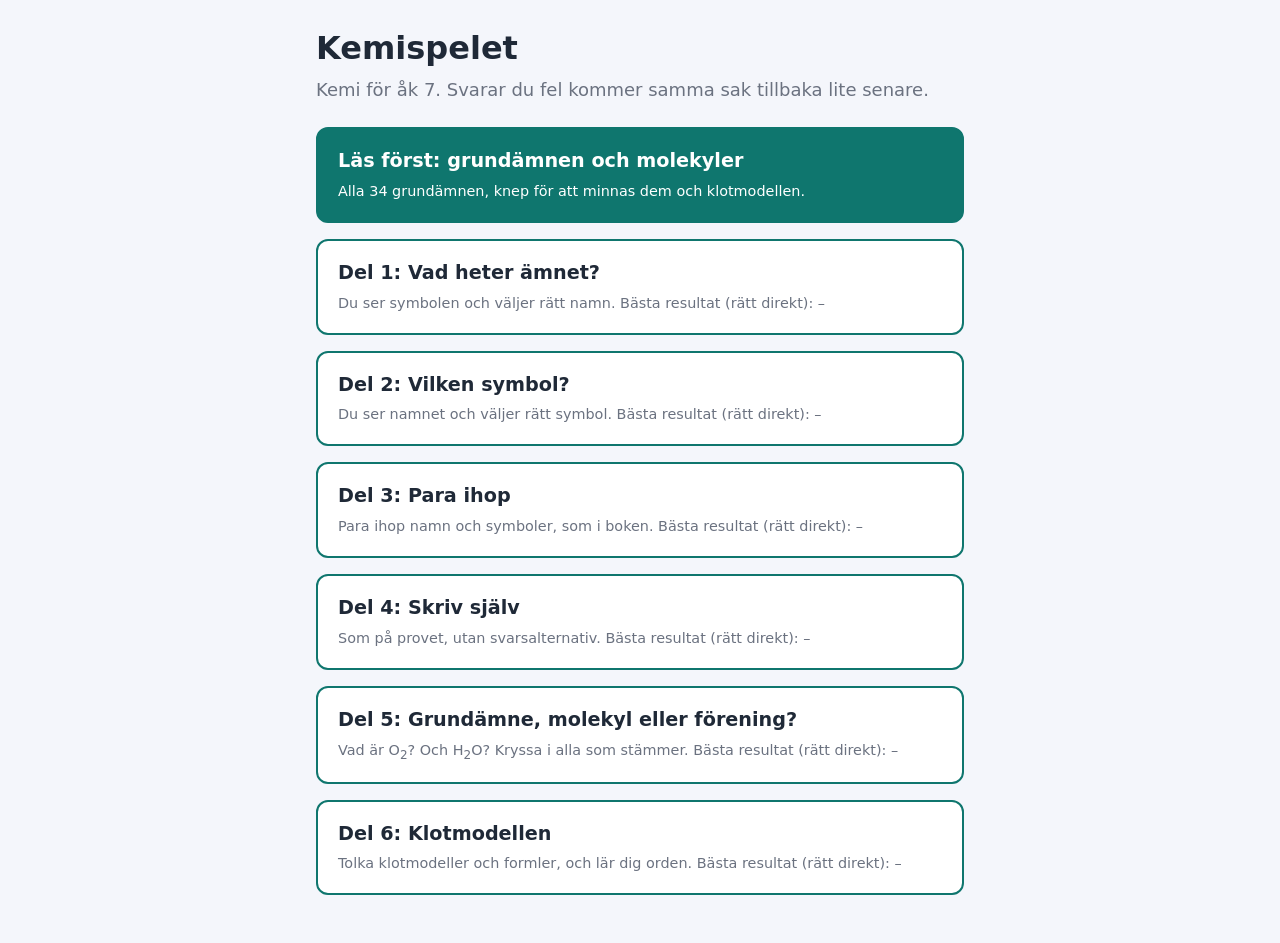
<file: Kemispelet/index.html>
<!doctype html>
<html lang="sv">
<head>
<meta charset="utf-8">
<meta name="viewport" content="width=device-width, initial-scale=1, viewport-fit=cover">
<meta name="theme-color" content="#0f766e">
<meta name="mobile-web-app-capable" content="yes">
<meta name="apple-mobile-web-app-capable" content="yes">
<meta name="apple-mobile-web-app-title" content="Kemispelet">
<link rel="icon" href="data:image/svg+xml,<svg xmlns='http://www.w3.org/2000/svg' viewBox='0 0 100 100'><text y='.9em' font-size='90'>🧪</text></svg>">
<title>Kemispelet</title>
<style>
  :root {
    --bg: #f4f6fb; --card: #ffffff; --ink: #1f2937; --muted: #6b7280;
    --accent: #0f766e; --accent-ink: #ffffff; --good: #15803d; --good-bg: #dcfce7;
    --bad: #b91c1c; --bad-bg: #fee2e2; --line: #e5e7eb; --sel: #ccfbf1;
  }
  @media (prefers-color-scheme: dark) {
    :root {
      --bg: #111827; --card: #1f2937; --ink: #f3f4f6; --muted: #9ca3af;
      --accent: #2dd4bf; --accent-ink: #111827; --good: #86efac; --good-bg: #14532d;
      --bad: #fca5a5; --bad-bg: #7f1d1d; --line: #374151; --sel: #134e4a;
    }
  }
  * { box-sizing: border-box; }
  body { margin: 0; background: var(--bg); color: var(--ink);
         font: 18px/1.5 system-ui, "Segoe UI", sans-serif; }
  main { max-width: 680px; margin: 0 auto; padding: 24px 16px 48px; }
  h1 { font-size: 2rem; margin: 0 0 4px; }
  h2 { margin: 0 0 12px; }
  h3 { margin: 0 0 4px; }
  .sub { color: var(--muted); margin: 0 0 24px; }
  .card { background: var(--card); border: 1px solid var(--line); border-radius: 16px;
          padding: 20px; margin-bottom: 16px; }
  .menu { display: grid; gap: 16px; }
  button { font: inherit; cursor: pointer; border-radius: 12px; border: 2px solid var(--accent);
           background: var(--card); color: var(--ink); padding: 10px 16px;
           touch-action: manipulation; -webkit-tap-highlight-color: transparent; }
  button:hover { background: var(--bg); }
  button:disabled { cursor: default; color: var(--ink); }
  button.primary { background: var(--accent); color: var(--accent-ink); }
  button.primary:hover { opacity: .9; }
  button.big { width: 100%; text-align: left; padding: 18px 20px; }
  button.big b { display: block; font-size: 1.2rem; }
  button.big span { color: var(--muted); font-size: .9rem; }
  .top { display: flex; justify-content: space-between; align-items: center; gap: 8px;
         margin-bottom: 12px; color: var(--muted); }
  .top button { padding: 4px 12px; font-size: .9rem; flex: none; }
  .bar { height: 8px; background: var(--line); border-radius: 4px; margin-bottom: 16px; overflow: hidden; }
  .bar i { display: block; height: 100%; background: var(--accent); }
  .tag { display: inline-block; font-size: .8rem; background: var(--bg); border: 1px solid var(--line);
         border-radius: 999px; padding: 0 10px; color: var(--muted); margin-bottom: 8px; }
  .center { text-align: center; }
  .prompt { text-align: center; margin: 4px 0 16px; }
  .word { font-size: 2rem; font-weight: 700; text-align: center; margin: 12px 0 8px; }
  /* Ruta som i periodiska systemet */
  .tile { display: inline-flex; flex-direction: column; align-items: center; justify-content: center;
          width: 104px; height: 104px; border: 2px solid var(--accent); border-radius: 12px;
          background: var(--bg); margin-bottom: 12px; }
  .tile small { color: var(--muted); font-size: .8rem; line-height: 1.2; }
  .tile b { font-size: 2.6rem; line-height: 1.1; }
  .tile.wide { width: auto; min-width: 104px; padding: 0 20px; }
  .tile.mini { width: 52px; height: 52px; margin: 0; border-width: 1.5px; border-radius: 8px; flex: none; }
  .tile.mini small { font-size: .62rem; }
  .tile.mini b { font-size: 1.25rem; }
  .options { display: grid; grid-template-columns: 1fr 1fr; gap: 12px; }
  .options button { padding: 14px; }
  .options.syms button { font-size: 1.4rem; font-weight: 700; padding: 10px; }
  .options.long { grid-template-columns: 1fr; }
  .options.long button { text-align: left; }
  .options.multi { grid-template-columns: repeat(3, 1fr); }
  .options.multi button::before { content: "☐ "; }
  .options.multi button.sel::before { content: "☑ "; }
  .options.multi button.sel:not(.right):not(.wrong) { background: var(--sel); }
  .options.models button { display: flex; align-items: center; justify-content: center; min-height: 110px; padding: 6px; }
  .model { max-width: 100%; height: auto; display: inline-block; vertical-align: middle; }
  .wide-btn { width: 100%; margin-top: 12px; }
  .gallery { display: grid; grid-template-columns: repeat(3, 1fr); gap: 16px 8px; text-align: center; }
  .gallery > div { display: flex; flex-direction: column; align-items: center; justify-content: flex-end; }
  .gallery span { color: var(--muted); font-size: .85rem; }
  .options button.right, .pairs button.right { background: var(--good-bg); border-color: var(--good); }
  .options button.wrong, .pairs button.wrong { background: var(--bad-bg); border-color: var(--bad); }
  .answer { display: flex; gap: 12px; }
  .answer input { flex: 1; font: inherit; font-size: 1.3rem; padding: 10px 14px; border-radius: 12px;
                  border: 2px solid var(--line); background: var(--bg); color: var(--ink); min-width: 0; }
  .answer input:focus { outline: none; border-color: var(--accent); }
  .pairs { display: grid; grid-template-columns: 1fr 1fr; gap: 10px 16px; }
  .pairs > div { display: grid; gap: 10px; align-content: start; }
  .pairs button { padding: 0 6px; height: 52px; }
  .pairs button.sym { font-size: 1.25rem; font-weight: 700; }
  .pairs button.sel { background: var(--sel); border-width: 3px; }
  .pairs button.right { opacity: .65; }
  .feedback { margin-top: 16px; padding: 14px 16px; border-radius: 12px; }
  .feedback.good { background: var(--good-bg); }
  .feedback.bad { background: var(--bad-bg); }
  .feedback button { margin-top: 12px; }
  .hint { color: var(--muted); font-size: .9rem; margin-top: 12px; }
  .el { display: flex; align-items: center; gap: 12px; padding: 8px 0; border-bottom: 1px solid var(--line); }
  .el:last-child { border-bottom: 0; }
  .el b { font-size: 1.1rem; }
  .el span { display: block; color: var(--muted); font-size: .9rem; line-height: 1.35; }
  .el > div:last-child { min-width: 0; }
  .score { font-size: 3rem; text-align: center; margin: 8px 0; }
  ul.tips { padding-left: 20px; margin: 0 0 16px; }
  .btnrow { display: flex; gap: 12px; justify-content: center; flex-wrap: wrap; }
  @media (max-width: 480px) {
    main { padding: 16px 16px calc(32px + env(safe-area-inset-bottom)); }
    h1 { font-size: 1.7rem; }
    .options:not(.syms):not(.models) { grid-template-columns: 1fr; }
    .options.multi button { text-align: left; }
    .card { padding: 16px; }
    .answer { gap: 8px; }
    .answer input { width: 100%; }
    .top { font-size: .85rem; }
    .pairs { gap: 10px; }
  }
</style>
</head>
<body>
<main id="app"></main>
<script>
// ---------- Hjälpfunktioner ----------
const ri = (a, b) => a + Math.floor(Math.random() * (b - a + 1));
const pick = arr => arr[ri(0, arr.length - 1)];
const shuffle = arr => {
  const a = arr.slice();
  for (let i = a.length - 1; i > 0; i--) { const j = ri(0, i); [a[i], a[j]] = [a[j], a[i]]; }
  return a;
};

// ---------- Grundämnena från bokens uppgifter ----------
// hard: symbolen liknar inte det svenska namnet. traps: symboler som är lätta att blanda ihop med denna.
const ELEMENTS = [
  { sym: "H",  name: "väte",      z: 1,  hard: true, traps: ["He", "Hg"],             tip: "Från latinets <i>hydrogenium</i> (engelska: hydrogen)." },
  { sym: "He", name: "helium",    z: 2,              traps: ["H", "Hg", "Ne"],        tip: "De två första bokstäverna i helium." },
  { sym: "Li", name: "litium",    z: 3,              traps: ["Al", "I"],              tip: "De två första bokstäverna i litium." },
  { sym: "C",  name: "kol",       z: 6,  hard: true, traps: ["Ca", "Cu", "Cr", "Cl"], tip: "Från latinets <i>carbo</i> (engelska: carbon)." },
  { sym: "N",  name: "kväve",     z: 7,  hard: true, traps: ["Ni", "Na", "Ne"],       tip: "Från <i>nitrogenium</i> (engelska: nitrogen)." },
  { sym: "O",  name: "syre",      z: 8,  hard: true, traps: ["H", "S"],               tip: "Från <i>oxygenium</i> (engelska: oxygen)." },
  { sym: "F",  name: "fluor",     z: 9,              traps: ["Fe", "P"],              tip: "F som i fluor. Inte Fe, det är järn." },
  { sym: "Ne", name: "neon",      z: 10,             traps: ["Na", "N", "Ni"],        tip: "De två första bokstäverna i neon." },
  { sym: "Na", name: "natrium",   z: 11,             traps: ["N", "Ni", "Ne"],        tip: "De två första bokstäverna i natrium. Inte N, det är kväve." },
  { sym: "Mg", name: "magnesium", z: 12,             traps: ["Ag", "Hg"],             tip: "M och g från magnesium." },
  { sym: "Al", name: "aluminium", z: 13,             traps: ["Ag", "Au"],             tip: "De två första bokstäverna i aluminium." },
  { sym: "Si", name: "kisel",     z: 14, hard: true, traps: ["S", "Sn", "Sr"],        tip: "Från <i>silicium</i> (engelska: silicon, som i Silicon Valley)." },
  { sym: "P",  name: "fosfor",    z: 15, hard: true, traps: ["Pt", "Pb", "F"],        tip: "Från latinets <i>phosphorus</i>. Stavas med P, fast det låter som F." },
  { sym: "S",  name: "svavel",    z: 16,             traps: ["Si", "Sn", "Sr"],       tip: "S som i svavel. Si är kisel." },
  { sym: "Cl", name: "klor",      z: 17, hard: true, traps: ["C", "Ca", "Cu", "Cr"],  tip: "Från <i>chlorum</i> (engelska: chlorine)." },
  { sym: "K",  name: "kalium",    z: 19,             traps: ["Ca", "C"],              tip: "K som i kalium. Blanda inte ihop med kalcium, som är Ca." },
  { sym: "Ca", name: "kalcium",   z: 20,             traps: ["K", "C", "Cu", "Cl"],   tip: "Skrivs <i>calcium</i> på latin och engelska, därför Ca." },
  { sym: "Ti", name: "titan",     z: 22,             traps: ["Sn", "Pt"],             tip: "De två första bokstäverna i titan. Tenn är Sn." },
  { sym: "Cr", name: "krom",      z: 24,             traps: ["C", "Cu", "Cl"],        tip: "Från <i>chromium</i>, som webbläsaren Chrome." },
  { sym: "Fe", name: "järn",      z: 26, hard: true, traps: ["F", "Pb"],              tip: "Från latinets <i>ferrum</i>." },
  { sym: "Ni", name: "nickel",    z: 28,             traps: ["N", "Na", "Ne"],        tip: "De två första bokstäverna i nickel." },
  { sym: "Cu", name: "koppar",    z: 29, hard: true, traps: ["C", "Ca", "Cr", "Cl"],  tip: "Från latinets <i>cuprum</i>." },
  { sym: "Zn", name: "zink",      z: 30,             traps: ["Sn", "Ni", "Rn"],       tip: "Z och n från zink." },
  { sym: "Sr", name: "strontium", z: 38,             traps: ["S", "Si", "Sn"],        tip: "S och r från strontium." },
  { sym: "Ag", name: "silver",    z: 47, hard: true, traps: ["Au", "Al", "Hg"],       tip: "Från latinets <i>argentum</i>. Argentina har fått sitt namn efter silver." },
  { sym: "Sn", name: "tenn",      z: 50, hard: true, traps: ["Si", "S", "Sr", "Ti"],  tip: "Från latinets <i>stannum</i>." },
  { sym: "I",  name: "jod",       z: 53, hard: true, traps: ["Li", "Ni"],             tip: "Från <i>iodum</i> (engelska: iodine)." },
  { sym: "Xe", name: "xenon",     z: 54,             traps: ["Ne", "He"],             tip: "De två första bokstäverna i xenon." },
  { sym: "Pt", name: "platina",   z: 78,             traps: ["P", "Pb"],              tip: "P och t från platina." },
  { sym: "Au", name: "guld",      z: 79, hard: true, traps: ["Ag", "Al"],             tip: "Från latinets <i>aurum</i>. Tänk: \"Au!\" när guldtackan landar på foten." },
  { sym: "Hg", name: "kvicksilver", z: 80, hard: true, traps: ["Ag", "H", "He"],      tip: "Från <i>hydrargyrum</i>, som betyder ungefär \"vattensilver\"." },
  { sym: "Pb", name: "bly",       z: 82, hard: true, traps: ["P", "Pt"],              tip: "Från latinets <i>plumbum</i>. Förr gjordes vattenrör av bly, därav engelskans plumber (rörmokare)." },
  { sym: "Rn", name: "radon",     z: 86,             traps: ["Zn", "Na", "Ne"],       tip: "R och n från radon." },
  { sym: "U",  name: "uran",      z: 92,             traps: ["Au", "Cu"],             tip: "U som i uran." },
];
const BY_SYM = Object.fromEntries(ELEMENTS.map(e => [e.sym, e]));

// Ämnen till del 5 och 6. atoms = [symbol, x, y] i klotmodellen, och allt annat (grundämne,
// molekyl, kemisk förening) räknas fram ur dem. Jonföreningar som NaCl och NaOH är med flit inte med:
// de är kemiska föreningar men inte molekyler, och det är kursinnehåll för senare årskurser.
const pair = s => [[s, -19, 0], [s, 19, 0]];
const SUBSTANCES = [
  { f: "Fe", name: "järn",    atoms: [["Fe", 0, 0]] },
  { f: "Cu", name: "koppar",  atoms: [["Cu", 0, 0]] },
  { f: "Ni", name: "nickel",  atoms: [["Ni", 0, 0]] },
  { f: "Ag", name: "silver",  atoms: [["Ag", 0, 0]] },
  { f: "Au", name: "guld",    atoms: [["Au", 0, 0]] },
  { f: "He", name: "helium",  atoms: [["He", 0, 0]] },
  { f: "Ne", name: "neon",    atoms: [["Ne", 0, 0]] },
  { f: "H<sub>2</sub>",  name: "vätgas",  atoms: [["H", -13, 0], ["H", 13, 0]] },
  { f: "O<sub>2</sub>",  name: "syrgas",  atoms: pair("O") },
  { f: "N<sub>2</sub>",  name: "kvävgas", atoms: pair("N") },
  { f: "Cl<sub>2</sub>", name: "klorgas", atoms: pair("Cl") },
  { f: "H<sub>2</sub>O", name: "vatten",  atoms: [["H", -26, 20], ["H", 26, 20], ["O", 0, 0]] },
  { f: "CO",             name: "kolmonoxid", atoms: [["C", -19, 0], ["O", 19, 0]] },
  { f: "CO<sub>2</sub>", name: "koldioxid",  atoms: [["O", -38, 0], ["O", 38, 0], ["C", 0, 0]] },
  { f: "NH<sub>3</sub>", name: "ammoniak",   atoms: [["H", -26, 20], ["H", 26, 20], ["H", 0, -30], ["N", 0, 0]] },
  { f: "CH<sub>4</sub>", name: "metan",      atoms: [["H", -24, -24], ["H", 24, -24], ["H", -24, 24], ["H", 24, 24], ["C", 0, 0]] },
  { f: "SO<sub>2</sub>", name: "svaveldioxid", atoms: [["O", -32, 20], ["O", 32, 20], ["S", 0, 0]] },
  { f: "HCl",            name: "väteklorid", atoms: [["H", -24, 0], ["Cl", 10, 0]] },
  { f: "H<sub>2</sub>SO<sub>4</sub>", name: "svavelsyra",
    atoms: [["H", -70, 0], ["H", 70, 0], ["O", -38, 0], ["O", 38, 0], ["O", 0, -38], ["O", 0, 38], ["S", 0, 0]] },
];
const MOLECULES = SUBSTANCES.filter(x => x.atoms.length > 1);

const atomKinds = x => [...new Set(x.atoms.map(a => a[0]))];
// Vad ett ämne är. O2 är både grundämne och molekyl, H2O är både molekyl och kemisk förening.
function classify(x) {
  const c = [];
  if (atomKinds(x).length === 1) c.push("Grundämne");
  if (x.atoms.length > 1) c.push("Molekyl");
  if (atomKinds(x).length > 1) c.push("Kemisk förening");
  return c;
}

// Faktafrågor om klotmodellen och orden. Första alternativet är det rätta.
const THEORY = [
  { topic: "vad klotmodellen är", q: "Vad är klotmodellen?",
    options: ["En modell där atomer ritas som små klot", "En karta över alla grundämnen", "En modell som visar vad som finns inuti atomen", "En bild av hur tunga olika ämnen är"],
    expl: "I klotmodellen ritas varje atom som ett litet klot. Det är den enklaste atommodellen." },
  { topic: "varför man använder modeller", q: "Varför använder man en modell av atomer?",
    options: ["Den är en förenklad bild som hjälper oss att förstå", "Den visar exakt hur en atom ser ut", "Den gör atomerna större på riktigt", "Den behövs för att skapa nya grundämnen"],
    expl: "En modell är en förenklad bild av verkligheten. Atomer är inte små färgade kulor, men bilden hjälper oss att förstå hur ämnen är uppbyggda." },
  { topic: "samma sorts klot", q: "Två klot i en klotmodell är av samma sort. Vad betyder det?",
    options: ["Atomerna tillhör samma grundämne", "Atomerna är en kemisk förening", "Atomerna är lika stora som molekylen", "Atomerna väger ingenting"],
    expl: "Varje grundämne har sin egen sorts atomer. Samma sorts klot betyder samma grundämne." },
  { topic: "vad en atom är", q: "Vad är en atom?",
    options: ["Den minsta delen av ett grundämne", "Två grundämnen som sitter ihop", "Ett annat ord för molekyl", "Ett ämne som bara finns i luften"],
    expl: "Atomen är den minsta delen av ett grundämne som fortfarande är det grundämnet." },
  { topic: "vad en molekyl är", q: "Vad är en molekyl?",
    options: ["Två eller flera atomer som sitter ihop", "En enda ensam atom", "Alla atomer i ett rum", "Bara atomer av olika slag"],
    expl: "En molekyl är två eller flera atomer som sitter ihop. De kan vara av samma slag (O<sub>2</sub>) eller olika slag (H<sub>2</sub>O)." },
  { topic: "vad en kemisk förening är", q: "Vad är en kemisk förening?",
    options: ["Ett ämne av två eller flera olika grundämnen som sitter ihop", "Ett grundämne med två likadana atomer", "En blandning av saft och vatten", "En enda sorts atomer"],
    expl: "I en kemisk förening sitter atomer från minst två olika grundämnen ihop, till exempel väte och syre i vatten." },
  { topic: "siffran i O₂", q: "Vad betyder tvåan i O<sub>2</sub>?",
    options: ["Två syreatomer sitter ihop", "Två syremolekyler", "Syre är grundämne nummer två", "Syre väger två gram"],
    expl: "Den lilla siffran efter symbolen visar hur många sådana atomer som finns i molekylen." },
  { topic: "siffran före en formel", q: "Vad betyder 3 O<sub>2</sub>?",
    options: ["Tre syremolekyler", "Tre syreatomer", "Två syreatomer", "Sex syremolekyler"],
    expl: "Siffran före formeln visar antalet molekyler: tre stycken O<sub>2</sub>, med två syreatomer i varje." },
];

// ---------- Frågor ----------
const tile = e => `<div class="tile"><small>${e.z}</small><b>${e.sym}</b></div>`;
const info = e => `<b>${e.sym}</b> är <b>${e.name}</b>. ${e.tip}`;
const bySub = f => SUBSTANCES.find(x => x.f === f);

// Klotmodell som SVG. Vanliga färger för modeller, och symbolen står på klotet.
const ATOM_COLOR = { H: ["#ffffff", "#1f2937"], O: ["#dc2626", "#ffffff"], C: ["#374151", "#ffffff"],
                     N: ["#2563eb", "#ffffff"], Cl: ["#22c55e", "#1f2937"], S: ["#facc15", "#1f2937"] };
function modelSvg(x) {
  const r = s => (s === "H" ? 16 : 24);
  const xs = x.atoms.flatMap(([s, ax]) => [ax - r(s), ax + r(s)]);
  const ys = x.atoms.flatMap(([s, , ay]) => [ay - r(s), ay + r(s)]);
  const [x0, y0] = [Math.min(...xs) - 2, Math.min(...ys) - 2];
  const [w, h] = [Math.max(...xs) + 2 - x0, Math.max(...ys) + 2 - y0];
  const atoms = x.atoms.map(([s, ax, ay]) => {
    const [fill, ink] = ATOM_COLOR[s] || ["#94a3b8", "#1f2937"];
    return `<circle cx="${ax}" cy="${ay}" r="${r(s)}" fill="${fill}" stroke="#1f2937" stroke-width="1.5"/>
      <text x="${ax}" y="${ay}" fill="${ink}" font-size="${s === "H" ? 15 : 18}" font-weight="700" text-anchor="middle" dominant-baseline="central">${s}</text>`;
  }).join("");
  return `<svg class="model" viewBox="${x0} ${y0} ${w} ${h}" width="${w}" height="${h}" role="img" aria-label="Klotmodell">${atoms}</svg>`;
}

// Del 5: förklaringen räknas fram ur vilka atomer ämnet består av
function explainSubstance(x) {
  const kinds = atomKinds(x);
  const names = kinds.map(s => BY_SYM[s].name);
  let text;
  if (x.atoms.length === 1) {
    text = `<b>${x.name}</b> (${x.f}) är en enda sorts atomer, alltså ett grundämne. Atomerna sitter inte ihop i molekyler.`;
  } else if (kinds.length === 1) {
    text = `<b>${x.name}</b> (${x.f}) är två ${names[0]}atomer som sitter ihop. Det är en molekyl, och eftersom det bara finns en sorts atomer är det också ett grundämne.`;
  } else {
    text = `<b>${x.name}</b> (${x.f}) består av ${names.join(" och ").replace(/ och (?=.* och )/g, ", ")} som sitter ihop. Det är en molekyl, och eftersom atomerna är av olika slag är det också en kemisk förening.`;
  }
  return `<div class="center" style="margin:8px 0">${modelSvg(x)}</div>${text}`;
}

// Tre andra molekyler, helst med samma sorters atomer som x, så att till exempel CO och CO2 hamnar ihop
function similarMolecules(x) {
  const shared = y => atomKinds(y).filter(s => atomKinds(x).includes(s)).length;
  return shuffle(MOLECULES.filter(y => y !== x)).sort((a, b) => shared(b) - shared(a)).slice(0, 3);
}

// Tre felaktiga symboler: de lättast förväxlade först, sedan slumpade
function distractors(e) {
  const rest = shuffle(ELEMENTS.map(x => x.sym).filter(s => s !== e.sym && !e.traps.includes(s)));
  return [...shuffle(e.traps), ...rest].slice(0, 3);
}

const allElements = extra => shuffle(ELEMENTS).map(e => ({ sym: e.sym, topic: `${e.sym} = ${e.name}`, ...extra?.() }));
const DECKS = {
  namn: () => allElements(),
  symbol: () => allElements(),
  skriv: () => allElements(() => ({ dir: pick(["name", "sym"]) })),
  amne: () => shuffle(SUBSTANCES).map(x => ({ f: x.f, topic: `${x.name} (${x.f})` })),
  klot: () => shuffle([
    ...MOLECULES.map(x => ({ f: x.f, topic: `${x.name} (${x.f})` })),
    ...THEORY.map((t, th) => ({ th, topic: t.topic })),
  ]),
};

const QUESTIONS = {
  namn(task) {
    const e = BY_SYM[task.sym];
    return { type: "mc", correct: e.name, options: shuffle([e.name, ...distractors(e).map(s => BY_SYM[s].name)]),
      text: `<div class="center">${tile(e)}</div><div class="prompt">Vad heter grundämnet?</div>`, expl: info(e) };
  },
  symbol(task) {
    const e = BY_SYM[task.sym];
    return { type: "mc", cls: "syms", correct: e.sym, options: shuffle([e.sym, ...distractors(e)]),
      text: `<div class="word">${e.name}</div><div class="prompt">Vilken kemisk symbol har grundämnet?</div>`, expl: info(e) };
  },
  skriv(task) {
    const e = BY_SYM[task.sym];
    return task.dir === "name"
      ? { type: "text", dir: "name", el: e, placeholder: "Namnet",
          text: `<div class="center">${tile(e)}</div><div class="prompt">Skriv grundämnets namn.</div>` }
      : { type: "text", dir: "sym", el: e, placeholder: "Symbolen",
          text: `<div class="word">${e.name}</div><div class="prompt">Skriv den kemiska symbolen. Tänk på stor och liten bokstav!</div>` };
  },
  amne(task) {
    const x = bySub(task.f);
    return { type: "multi", correct: classify(x), options: ["Grundämne", "Molekyl", "Kemisk förening"],
      text: `<div class="word">${x.name}</div><div class="center"><div class="tile wide"><b>${x.f}</b></div></div>
        <div class="prompt">Vad stämmer? Ibland är det mer än ett, så kryssa i alla som stämmer.</div>`,
      expl: explainSubstance(x) };
  },
  klot(task) {
    if (task.th !== undefined) {
      const t = THEORY[task.th];
      return { type: "mc", cls: "long", correct: t.options[0], options: shuffle(t.options),
        text: `<div class="prompt">${t.q}</div>`, expl: t.expl };
    }
    const x = bySub(task.f), others = similarMolecules(x), n = x.atoms.length;
    const expl = `<div class="center" style="margin:8px 0">${modelSvg(x)}</div><b>${x.name}</b> skrivs ${x.f} och består av ${n} atomer.`;
    const kind = pick(["formula", "model", "count"]);
    if (kind === "formula") {
      return { type: "mc", cls: "syms", correct: x.f, options: shuffle([x.f, ...others.map(y => y.f)]), expl,
        text: `<div class="center">${modelSvg(x)}</div><div class="prompt" style="margin-top:12px">Vilken formel har molekylen i klotmodellen?</div>` };
    }
    if (kind === "model") {
      return { type: "mc", cls: "models", correct: modelSvg(x), options: shuffle([x, ...others].map(modelSvg)), expl,
        text: `<div class="word">${x.name}</div><div class="prompt">Vilken klotmodell visar ${x.f}?</div>` };
    }
    return { type: "mc", cls: "syms", correct: String(n), options: shuffle([n - 1, n, n + 1, n + 2].map(String)), expl,
      text: `<div class="center"><div class="tile wide"><b>${x.f}</b></div></div><div class="prompt">Hur många atomer finns det i en sådan här molekyl?</div>` };
  },
};

// Rättar ett skrivet svar. "case" = rätt bokstäver men fel stor/liten bokstav i symbolen, vilket räknas som fel.
function checkText(q, input) {
  const v = input.trim();
  if (q.dir === "name") return v.toLowerCase() === q.el.name ? "ok" : "wrong";
  if (v === q.el.sym) return "ok";
  return v.toLowerCase() === q.el.sym.toLowerCase() ? "case" : "wrong";
}

// Para ihop: alla grundämnen uppdelade på sex brädor
function makeBoards(count = 6) {
  const s = shuffle(ELEMENTS);
  return Array.from({ length: count }, (_, i) =>
    s.slice(Math.round(i * s.length / count), Math.round((i + 1) * s.length / count)));
}

// Fel svar: samma sak kommer tillbaka efter så här många andra frågor
const RETRY_AFTER = 3;

// ---------- Gränssnitt ----------
if (typeof document !== "undefined") {
  const app = document.getElementById("app");
  let game = null;

  const TOTALS = { namn: ELEMENTS.length, symbol: ELEMENTS.length, skriv: ELEMENTS.length, para: ELEMENTS.length,
                   amne: SUBSTANCES.length, klot: MOLECULES.length + THEORY.length };
  const best = id => {
    let s = null;
    try { s = localStorage.getItem("kemi-" + id); } catch {}
    return s === null ? "–" : `${s}/${TOTALS[id]}`;
  };
  const saveBest = (id, s) => {
    try { if (s > Number(localStorage.getItem("kemi-" + id) || -1)) localStorage.setItem("kemi-" + id, s); } catch {}
  };

  const menuBtn = (id, title, desc) => `<button class="big" onclick="start('${id}')"><b>${title}</b>
    <span>${desc} Bästa resultat (rätt direkt): ${best(id)}</span></button>`;

  window.home = function () {
    game = null;
    app.innerHTML = `
      <h1>Kemispelet</h1>
      <p class="sub">Kemi för åk 7. Svarar du fel kommer samma sak tillbaka lite senare.</p>
      <div class="menu">
        <button class="primary big" onclick="learn()"><b>Läs först: grundämnen och molekyler</b>
          <span style="color:inherit">Alla ${ELEMENTS.length} grundämnen, knep för att minnas dem och klotmodellen.</span></button>
        ${menuBtn("namn", "Del 1: Vad heter ämnet?", "Du ser symbolen och väljer rätt namn.")}
        ${menuBtn("symbol", "Del 2: Vilken symbol?", "Du ser namnet och väljer rätt symbol.")}
        ${menuBtn("para", "Del 3: Para ihop", "Para ihop namn och symboler, som i boken.")}
        ${menuBtn("skriv", "Del 4: Skriv själv", "Som på provet, utan svarsalternativ.")}
        ${menuBtn("amne", "Del 5: Grundämne, molekyl eller förening?", "Vad är O<sub>2</sub>? Och H<sub>2</sub>O? Kryssa i alla som stämmer.")}
        ${menuBtn("klot", "Del 6: Klotmodellen", "Tolka klotmodeller och formler, och lär dig orden.")}
      </div>`;
    window.scrollTo(0, 0);
  };

  window.learn = function () {
    const row = e => `<div class="el"><div class="tile mini"><small>${e.z}</small><b>${e.sym}</b></div>
      <div><b>${e.name}</b><span>${e.tip}</span></div></div>`;
    app.innerHTML = `
      <div class="top"><button onclick="home()">← Meny</button></div>
      <h2>Läs först: grundämnena</h2>
      <div class="card"><h3>De kluriga</h3>
        <p class="hint" style="margin-top:0">Symbolen liknar inte det svenska namnet, så de här behöver du öva mest på.</p>
        ${ELEMENTS.filter(e => e.hard).map(row).join("")}</div>
      <div class="card"><h3>De lättare</h3>
        <p class="hint" style="margin-top:0">Symbolen kommer oftast från namnet. Se upp med dem som liknar varandra.</p>
        ${ELEMENTS.filter(e => !e.hard).map(row).join("")}</div>
      <div class="card"><h3>Grundämne, molekyl och kemisk förening</h3>
        <p><b>Grundämne:</b> bara en sorts atomer, som Fe och O<sub>2</sub>.<br>
        <b>Molekyl:</b> två eller flera atomer som sitter ihop, som O<sub>2</sub> och H<sub>2</sub>O.<br>
        <b>Kemisk förening:</b> atomer från minst två olika grundämnen som sitter ihop, som H<sub>2</sub>O och CO<sub>2</sub>.</p>
        <p style="margin-bottom:0">Ett ämne kan vara två saker samtidigt: O<sub>2</sub> är både grundämne och molekyl,
        och H<sub>2</sub>O är både molekyl och kemisk förening.</p></div>
      <div class="card"><h3>Klotmodellen</h3>
        <p style="margin-top:4px">Den enklaste atommodellen: varje atom ritas som ett litet klot. Samma sorts klot betyder samma grundämne,
        och klot som sitter ihop är en molekyl. Färgerna kan se olika ut i olika böcker.</p>
        <p>I formeln visar den lilla siffran antalet atomer: H<sub>2</sub>O har två väteatomer och en syreatom.
        Siffran före formeln visar antalet molekyler: 3 O<sub>2</sub> är tre syremolekyler.</p>
        <div class="gallery">${["O<sub>2</sub>", "H<sub>2</sub>O", "CO", "CO<sub>2</sub>", "NH<sub>3</sub>", "CH<sub>4</sub>"].map(f => {
          const x = bySub(f);
          return `<div>${modelSvg(x)}<b>${x.f}</b><span>${x.name}</span></div>`;
        }).join("")}</div></div>
      <button class="primary" onclick="home()">Jag är redo – spela!</button>`;
    window.scrollTo(0, 0);
  };

  window.start = function (id) {
    if (id === "para") return startPairs();
    const queue = DECKS[id]();
    game = { id, queue, total: queue.length, done: 0, firstTry: 0, missed: new Set(), task: null, q: null, answered: false };
    next();
  };

  function next() {
    game.task = game.queue.shift();
    game.q = QUESTIONS[game.id](game.task);
    game.answered = false;
    render();
    window.scrollTo(0, 0);
  }

  function header() {
    const left = game.queue.length + 1;
    return `
      <div class="top"><button onclick="home()">← Meny</button>
        <span>${left} ${left === 1 ? "fråga" : "frågor"} kvar · Rätt direkt: ${game.firstTry}</span></div>
      <div class="bar"><i style="width:${(game.done / (game.done + left)) * 100}%"></i></div>
      ${game.task.retry ? `<span class="tag">🔁 Ny chans</span>` : ""}`;
  }

  function render() {
    const q = game.q;
    if (q.type === "mc") {
      app.innerHTML = header() + `<div class="card">${q.text}
        <div class="options ${q.cls || ""}">
          ${q.options.map((o, i) => `<button data-i="${i}">${o}</button>`).join("")}
        </div><div id="fb"></div></div>`;
      app.querySelectorAll(".options button").forEach(b => b.onclick = () => answerMc(b));
    } else if (q.type === "multi") {
      app.innerHTML = header() + `<div class="card">${q.text}
        <div class="options multi">
          ${q.options.map(o => `<button aria-pressed="false" data-o="${o}">${o}</button>`).join("")}
        </div>
        <button class="primary wide-btn" id="go" disabled>Svara</button>
        <div id="fb"></div></div>`;
      const boxes = [...app.querySelectorAll(".options button")], go = document.getElementById("go");
      boxes.forEach(b => b.onclick = () => {
        b.setAttribute("aria-pressed", b.classList.toggle("sel"));
        go.disabled = !boxes.some(x => x.classList.contains("sel"));
      });
      go.onclick = answerMulti;
    } else {
      app.innerHTML = header() + `<div class="card">${q.text}
        <div class="answer">
          <input id="inp" autocomplete="off" autocapitalize="off" autocorrect="off" spellcheck="false" placeholder="${q.placeholder}">
          <button class="primary" id="go">Svara</button>
        </div>
        <div id="fb"></div></div>`;
      const inp = document.getElementById("inp");
      inp.focus();
      // preventDefault så att Enter inte också trycker på "Nästa fråga"-knappen som får fokus
      inp.onkeydown = e => { if (e.key === "Enter") { e.preventDefault(); answerText(); } };
      document.getElementById("go").onclick = answerText;
    }
  }

  function finish(ok, expl) {
    const task = game.task;
    if (ok && !task.retry) game.firstTry++;
    if (!ok) {
      game.missed.add(task.topic);
      game.queue.splice(Math.min(RETRY_AFTER, game.queue.length), 0, { ...task, retry: true });
    }
    game.answered = true;
    game.done++;
    const last = game.queue.length === 0;
    document.getElementById("fb").innerHTML = `
      <div class="feedback ${ok ? "good" : "bad"}">
        <b>${ok ? "Rätt! 🎉" : "Inte riktigt."}</b><br>${expl}
        ${ok ? "" : "<br><i>Du får en ny fråga om detta lite senare.</i>"}<br>
        <button class="primary" id="nx">${last ? "Se resultat" : "Nästa fråga"}</button>
      </div>`;
    const nx = document.getElementById("nx");
    nx.focus();
    nx.onclick = () => (last ? result() : next());
  }

  function answerMc(btn) {
    if (game.answered) return;
    const q = game.q;
    const ok = q.options[Number(btn.dataset.i)] === q.correct;
    app.querySelectorAll(".options button").forEach(b => {
      b.disabled = true;
      if (q.options[Number(b.dataset.i)] === q.correct) b.classList.add("right");
    });
    if (!ok) btn.classList.add("wrong");
    finish(ok, q.expl);
  }

  function answerMulti() {
    if (game.answered) return;
    const q = game.q, boxes = [...app.querySelectorAll(".options button")];
    const chosen = boxes.filter(b => b.classList.contains("sel")).map(b => b.dataset.o);
    const ok = chosen.length === q.correct.length && chosen.every(c => q.correct.includes(c));
    boxes.forEach(b => {
      b.disabled = true;
      if (q.correct.includes(b.dataset.o)) b.classList.add("right");
      else if (chosen.includes(b.dataset.o)) b.classList.add("wrong");
    });
    document.getElementById("go").disabled = true;
    finish(ok, q.expl);
  }

  function answerText() {
    if (game.answered) return;
    const inp = document.getElementById("inp");
    if (!inp.value.trim()) { inp.focus(); return; }
    const q = game.q, verdict = checkText(q, inp.value);
    inp.disabled = true;
    document.getElementById("go").disabled = true;
    const prefix = verdict === "case"
      ? `Rätt bokstäver, men tänk på stor och liten bokstav. Det ska vara <b>${q.el.sym}</b>.<br>`
      : verdict === "wrong" ? `Du skrev "${inp.value.trim().replace(/[<>&"]/g, "")}".<br>` : "";
    finish(verdict === "ok", prefix + info(q.el));
  }

  function result() {
    saveBest(game.id, game.firstTry);
    const s = game.firstTry, n = game.total, id = game.id;
    const share = s / n;
    const msg = s === n ? "Perfekt! Allt rätt direkt! 🏆" : share >= 0.8 ? "Mycket bra jobbat! 🌟"
              : share >= 0.5 ? "Bra! Lite mer övning så sitter det. 👍" : "Fortsätt öva – du blir bättre för varje omgång! 💪";
    const missed = game.missed.size
      ? `<p><b>Öva lite extra på:</b></p><ul class="tips">${[...game.missed].map(m => `<li>${m}</li>`).join("")}</ul>`
      : "";
    app.innerHTML = `
      <div class="card"><h2 class="center">Klar!</h2>
        <div class="score">${s} / ${n}</div>
        <p class="center">rätt på första försöket<br>${msg}</p>
        ${missed}
        <div class="btnrow">
          <button class="primary" onclick="start('${id}')">Spela igen</button>
          <button onclick="home()">Till menyn</button>
        </div></div>`;
    window.scrollTo(0, 0);
  }

  // ---------- Del 3: Para ihop ----------
  function startPairs() {
    const boards = makeBoards();
    game = { id: "para", boards, board: 0, total: ELEMENTS.length, firstTry: 0, missed: new Set(), matched: 0 };
    renderBoard();
  }

  function renderBoard() {
    const els = game.boards[game.board];
    let selName = null, selSym = null, solved = 0;
    const pct = (game.matched / game.total) * 100;
    app.innerHTML = `
      <div class="top"><button onclick="home()">← Meny</button>
        <span>Bräda ${game.board + 1} av ${game.boards.length} · Rätt direkt: <span id="ft">${game.firstTry}</span></span></div>
      <div class="bar"><i id="pb" style="width:${pct}%"></i></div>
      <div class="card">
        <div class="prompt">Tryck på ett namn och dess symbol.</div>
        <div class="pairs">
          <div>${shuffle(els).map(e => `<button class="nm" data-sym="${e.sym}">${e.name}</button>`).join("")}</div>
          <div>${shuffle(els).map(e => `<button class="sym" data-sym="${e.sym}">${e.sym}</button>`).join("")}</div>
        </div>
        <div id="fb"></div>
      </div>`;

    const tryPair = () => {
      if (!selName || !selSym) return;
      const a = selName, b = selSym;
      selName = selSym = null;
      a.classList.remove("sel"); b.classList.remove("sel");
      const e = BY_SYM[a.dataset.sym];
      if (a.dataset.sym === b.dataset.sym) {
        a.disabled = b.disabled = true;
        a.classList.add("right"); b.classList.add("right");
        if (!game.missed.has(`${e.sym} = ${e.name}`)) document.getElementById("ft").textContent = ++game.firstTry;
        document.getElementById("pb").style.width = (++game.matched / game.total) * 100 + "%";
        document.getElementById("fb").innerHTML = "";
        if (++solved === els.length) boardDone();
      } else {
        game.missed.add(`${e.sym} = ${e.name}`);
        a.classList.add("wrong"); b.classList.add("wrong");
        document.getElementById("fb").innerHTML =
          `<div class="feedback bad"><b>${b.dataset.sym}</b> är inte ${e.name}. Försök igen!</div>`;
        setTimeout(() => { a.classList.remove("wrong"); b.classList.remove("wrong"); }, 700);
      }
    };

    app.querySelectorAll(".pairs button").forEach(btn => btn.onclick = () => {
      if (btn.classList.contains("nm")) {
        selName?.classList.remove("sel");
        selName = btn === selName ? null : btn;
      } else {
        selSym?.classList.remove("sel");
        selSym = btn === selSym ? null : btn;
      }
      selName?.classList.add("sel");
      selSym?.classList.add("sel");
      tryPair();
    });
    window.scrollTo(0, 0);
  }

  function boardDone() {
    const last = game.board === game.boards.length - 1;
    document.getElementById("fb").innerHTML = `
      <div class="feedback good"><b>Hela brädan klar! 🎉</b><br>
        <button class="primary" id="nx">${last ? "Se resultat" : "Nästa bräda"}</button></div>`;
    const nx = document.getElementById("nx");
    nx.focus();
    nx.onclick = () => {
      if (last) return result();
      game.board++;
      renderBoard();
    };
  }

  home();
}

if (typeof module !== "undefined") module.exports = { ELEMENTS, SUBSTANCES, THEORY, DECKS, QUESTIONS, classify, checkText, makeBoards };
</script>
</body>
</html>
</file>
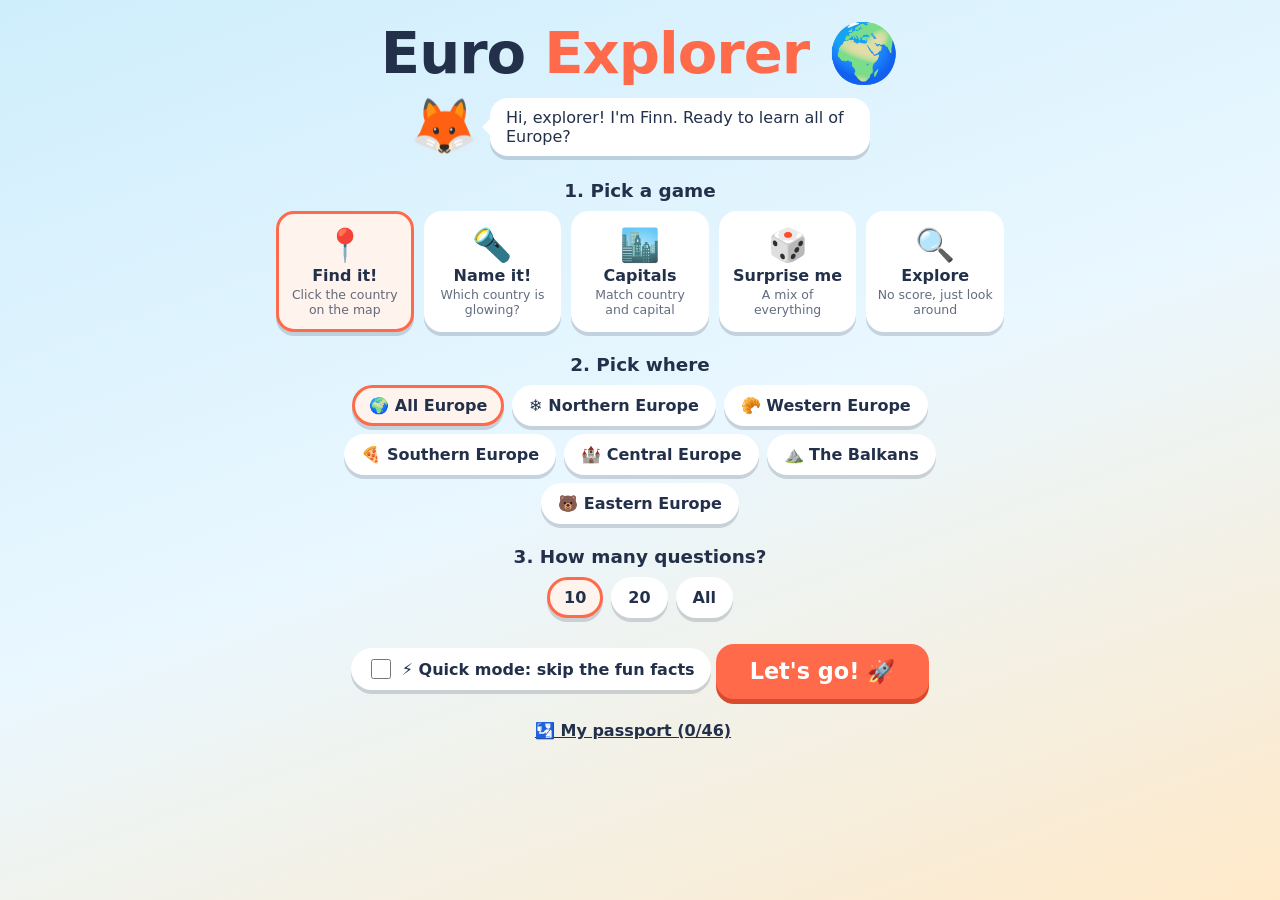
<file: MapKnowledge/index.html>
<!doctype html>
<html lang="en">
<head>
<meta charset="utf-8">
<meta name="viewport" content="width=device-width, initial-scale=1">
<title>Euro Explorer</title>
<link rel="stylesheet" href="style.css">
</head>
<body>
<div id="app">

  <!-- HOME -->
  <section id="home" class="screen">
    <div class="home-inner">
      <div class="logo">Euro <span>Explorer</span> 🌍</div>
      <div class="finn">
        <div class="finn-face">🦊</div>
        <div class="bubble" id="finn-hello">Hi, explorer! I'm Finn. Ready to learn all of Europe?</div>
      </div>

      <h2>1. Pick a game</h2>
      <div class="cards" id="mode-cards">
        <button class="card" data-mode="find"><span class="ico">📍</span><b>Find it!</b><small>Click the country on the map</small></button>
        <button class="card" data-mode="name"><span class="ico">🔦</span><b>Name it!</b><small>Which country is glowing?</small></button>
        <button class="card" data-mode="capital"><span class="ico">🏙️</span><b>Capitals</b><small>Match country and capital</small></button>
        <button class="card" data-mode="mix"><span class="ico">🎲</span><b>Surprise me</b><small>A mix of everything</small></button>
        <button class="card" data-mode="explore"><span class="ico">🔍</span><b>Explore</b><small>No score, just look around</small></button>
      </div>

      <h2>2. Pick where</h2>
      <div class="chips" id="region-chips"></div>

      <div id="length-box">
        <h2>3. How many questions?</h2>
        <div class="chips" id="length-chips">
          <button class="chip" data-len="10">10</button>
          <button class="chip" data-len="20">20</button>
          <button class="chip" data-len="0">All</button>
        </div>
      </div>

      <label id="quick-box" class="toggle"><input type="checkbox" id="quick-toggle"> ⚡ Quick mode: skip the fun facts</label>

      <button id="start-btn" class="big-btn">Let's go! 🚀</button>
      <div class="home-foot">
        <button id="passport-btn" class="link-btn">🛂 My passport <span id="passport-count"></span></button>
        <span id="best-score"></span>
      </div>
    </div>
  </section>

  <!-- GAME -->
  <section id="game" class="screen hidden">
    <header class="hud">
      <button id="home-btn" class="icon-btn" title="Back to menu" aria-label="Back to menu">🏠</button>
      <div class="hud-stat"><small>Score</small><b id="score">0</b></div>
      <div class="hud-stat" id="streak-box"><small>Streak</small><b id="streak">0</b></div>
      <div class="progress"><div id="progress-bar"></div><span id="progress-text"></span></div>
      <button id="mute-btn" class="icon-btn" title="Sound on/off" aria-label="Sound on/off">🔊</button>
    </header>

    <div class="question" id="question">
      <span class="q-fox">🦊</span><span id="q-text"></span>
      <button id="hint-btn" class="small-btn">🔍 Hint</button>
      <button id="skip-btn" class="small-btn">Skip ⏭</button>
    </div>

    <div id="mapwrap">
      <svg id="map" viewBox="0 0 1000 760" preserveAspectRatio="xMidYMid meet"></svg>
      <div class="zoom">
        <button id="zoom-in" aria-label="Zoom in">+</button>
        <button id="zoom-out" aria-label="Zoom out">−</button>
        <button id="zoom-reset" aria-label="Reset zoom">⟲</button>
      </div>
      <div id="toast"></div>
      <div id="info-card" class="hidden"></div>
    </div>

    <div id="choices" class="choices hidden"></div>
  </section>

  <!-- END -->
  <section id="end" class="screen hidden">
    <div class="home-inner end-inner">
      <div class="stars" id="end-stars"></div>
      <h1 id="end-title"></h1>
      <p id="end-text"></p>
      <div class="end-stats">
        <div><small>Score</small><b id="end-score"></b></div>
        <div><small>First-try</small><b id="end-acc"></b></div>
        <div><small>Best streak</small><b id="end-streak"></b></div>
      </div>
      <div id="end-tricky"></div>
      <button id="again-btn" class="big-btn">Play again 🔁</button>
      <button id="menu-btn" class="link-btn">Back to menu</button>
    </div>
  </section>

  <!-- PASSPORT -->
  <div id="passport" class="modal hidden">
    <div class="modal-box">
      <button class="icon-btn close" id="passport-close" aria-label="Close">✖</button>
      <h2>🛂 My Passport</h2>
      <p>Get a country right on your first try to earn its stamp!</p>
      <div id="passport-grid"></div>
    </div>
  </div>

  <canvas id="fx"></canvas>
</div>

<script src="lib/d3-array.min.js"></script>
<script src="lib/d3-geo.min.js"></script>
<script src="lib/topojson-client.min.js"></script>
<script src="lib/world-data.js"></script>
<script src="data.js"></script>
<script src="game.js"></script>
</body>
</html>
</file>
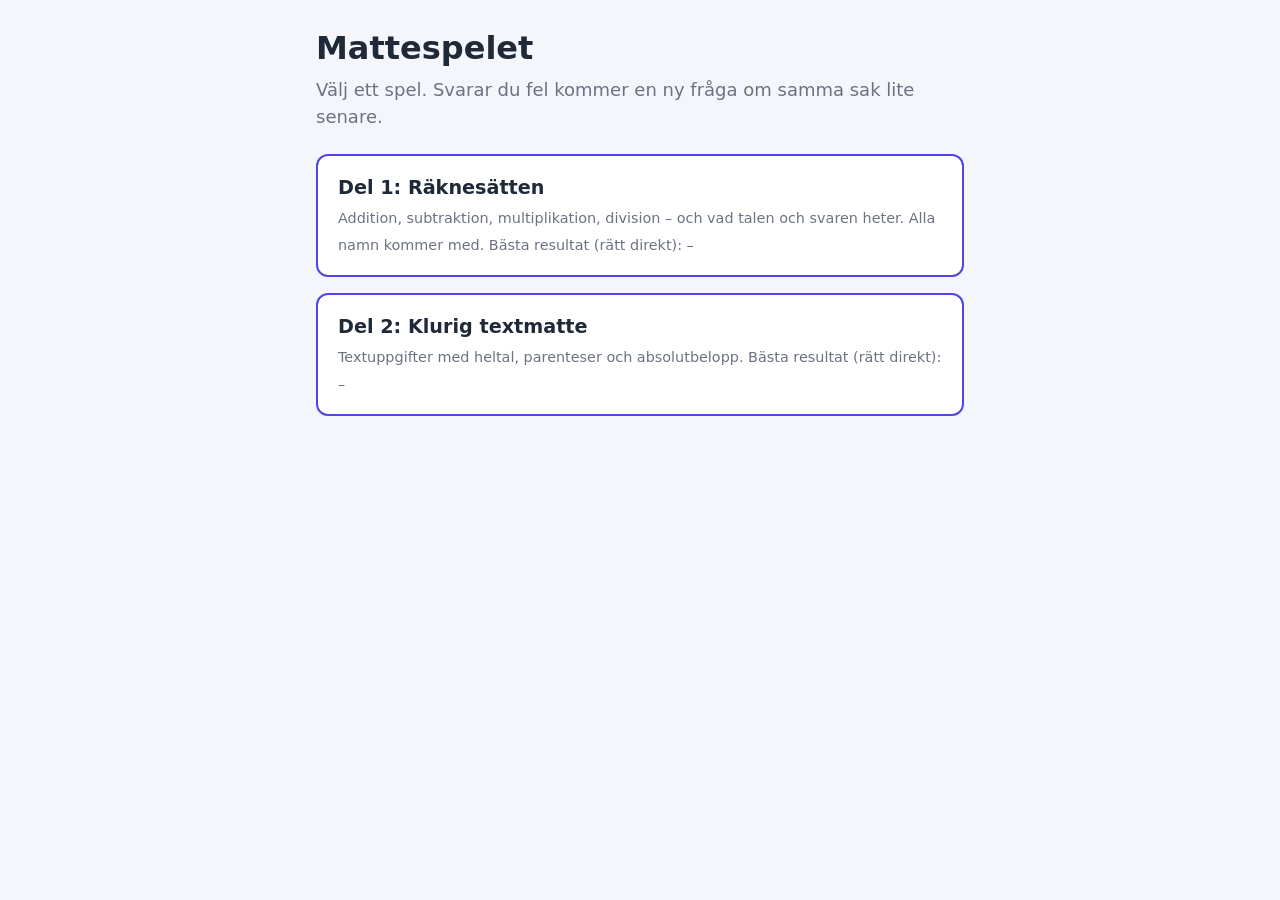
<file: Mattespelet/index.html>
<!doctype html>
<html lang="sv">
<head>
<meta charset="utf-8">
<meta name="viewport" content="width=device-width, initial-scale=1, viewport-fit=cover">
<meta name="theme-color" content="#4f46e5">
<meta name="mobile-web-app-capable" content="yes">
<meta name="apple-mobile-web-app-capable" content="yes">
<meta name="apple-mobile-web-app-title" content="Mattespelet">
<link rel="icon" href="data:image/svg+xml,<svg xmlns='http://www.w3.org/2000/svg' viewBox='0 0 100 100'><text y='.9em' font-size='90'>➗</text></svg>">
<title>Mattespelet</title>
<style>
  :root {
    --bg: #f4f6fb; --card: #ffffff; --ink: #1f2937; --muted: #6b7280;
    --accent: #4f46e5; --accent-ink: #ffffff; --good: #15803d; --good-bg: #dcfce7;
    --bad: #b91c1c; --bad-bg: #fee2e2; --line: #e5e7eb; --hl: #fde68a;
  }
  @media (prefers-color-scheme: dark) {
    :root {
      --bg: #111827; --card: #1f2937; --ink: #f3f4f6; --muted: #9ca3af;
      --accent: #818cf8; --accent-ink: #111827; --good: #86efac; --good-bg: #14532d;
      --bad: #fca5a5; --bad-bg: #7f1d1d; --line: #374151; --hl: #854d0e;
    }
  }
  * { box-sizing: border-box; }
  body { margin: 0; background: var(--bg); color: var(--ink);
         font: 18px/1.5 system-ui, "Segoe UI", sans-serif; }
  main { max-width: 680px; margin: 0 auto; padding: 24px 16px 48px; }
  h1 { font-size: 2rem; margin: 0 0 4px; }
  h2 { margin: 0 0 12px; }
  .sub { color: var(--muted); margin: 0 0 24px; }
  .card { background: var(--card); border: 1px solid var(--line); border-radius: 16px;
          padding: 20px; margin-bottom: 16px; }
  .menu { display: grid; gap: 16px; }
  button { font: inherit; cursor: pointer; border-radius: 12px; border: 2px solid var(--accent);
           background: var(--card); color: var(--ink); padding: 10px 16px; }
  button:hover { background: var(--bg); }
  button.primary { background: var(--accent); color: var(--accent-ink); }
  button.primary:hover { opacity: .9; }
  button.big { width: 100%; text-align: left; padding: 18px 20px; }
  button.big b { display: block; font-size: 1.2rem; }
  button.big span { color: var(--muted); font-size: .9rem; }
  .top { display: flex; justify-content: space-between; align-items: center; gap: 8px;
         margin-bottom: 12px; color: var(--muted); }
  .top button { padding: 4px 12px; font-size: .9rem; }
  .bar { height: 8px; background: var(--line); border-radius: 4px; margin-bottom: 16px; overflow: hidden; }
  .bar i { display: block; height: 100%; background: var(--accent); }
  .tag { display: inline-block; font-size: .8rem; background: var(--bg); border: 1px solid var(--line);
         border-radius: 999px; padding: 0 10px; color: var(--muted); margin-bottom: 8px; }
  .eq { font-size: 2rem; text-align: center; margin: 12px 0 20px; }
  .hl { background: var(--hl); border-radius: 6px; padding: 0 6px; }
  .options { display: grid; grid-template-columns: 1fr 1fr; gap: 12px; }
  .options button { padding: 14px; }
  .options button.right { background: var(--good-bg); border-color: var(--good); }
  .options button.wrong { background: var(--bad-bg); border-color: var(--bad); }
  .answer { display: flex; gap: 12px; }
  .answer input { flex: 1; font: inherit; font-size: 1.3rem; padding: 10px 14px; border-radius: 12px;
                  border: 2px solid var(--line); background: var(--bg); color: var(--ink); min-width: 0; }
  .answer input:focus { outline: none; border-color: var(--accent); }
  .feedback { margin-top: 16px; padding: 14px 16px; border-radius: 12px; }
  .feedback.good { background: var(--good-bg); }
  .feedback.bad { background: var(--bad-bg); }
  .feedback button { margin-top: 12px; }
  .hint { color: var(--muted); font-size: .9rem; margin-top: 12px; }
  table { width: 100%; border-collapse: collapse; }
  th, td { text-align: left; padding: 8px 6px; border-bottom: 1px solid var(--line); }
  th { color: var(--muted); font-weight: 600; font-size: .9rem; }
  .score { font-size: 3rem; text-align: center; margin: 8px 0; }
  ul.tips { padding-left: 20px; margin: 0; }
  button { touch-action: manipulation; -webkit-tap-highlight-color: transparent; }
  #sign { flex: none; width: 52px; padding: 10px 0; font-size: 1.3rem; }
  @media (max-width: 480px) {
    main { padding: 16px 16px calc(32px + env(safe-area-inset-bottom)); }
    h1 { font-size: 1.7rem; }
    .options { grid-template-columns: 1fr; }
    .eq { font-size: 1.6rem; }
    .card { padding: 16px; }
    .answer { gap: 8px; }
    .answer input { width: 100%; }
    .top { font-size: .85rem; }
    /* Tabellen blir ett kort per räknesätt på smal skärm */
    table, tbody, tr, td { display: block; }
    tr:first-child { display: none; }
    tr { padding: 10px 0; border-bottom: 1px solid var(--line); }
    tr:last-child { border-bottom: 0; }
    td { border: 0; padding: 2px 0; }
    td:first-child { font-weight: 700; font-size: 1.1rem; }
    td:nth-child(3)::before { content: "Talen: "; color: var(--muted); }
    td:nth-child(4)::before { content: "Svaret: "; color: var(--muted); }
  }
</style>
</head>
<body>
<main id="app"></main>
<script>
// ---------- Hjälpfunktioner ----------
const ri = (a, b) => a + Math.floor(Math.random() * (b - a + 1));
const pick = arr => arr[ri(0, arr.length - 1)];
const shuffle = arr => {
  const a = arr.slice();
  for (let i = a.length - 1; i > 0; i--) { const j = ri(0, i); [a[i], a[j]] = [a[j], a[i]]; }
  return a;
};
// Visa tal med riktigt minustecken
const f = n => (n < 0 ? "−" + Math.abs(n) : String(n));
// Negativa tal inom parentes i uttryck
const p = n => (n < 0 ? "(" + f(n) + ")" : String(n));

const ROUNDS = 10;

// ---------- Del 1: Räknesätten och deras namn ----------
const OPS = [
  { name: "addition",       sym: "+",      parts: ["term", "term"],              res: "summa" },
  { name: "subtraktion",    sym: "−",      parts: ["term", "term"],              res: "differens" },
  { name: "multiplikation", sym: "·",      parts: ["faktor", "faktor"],          res: "produkt" },
  { name: "division",       sym: "/",      parts: ["täljare", "nämnare"],        res: "kvot" },
];
const ALL_NAMES = ["term", "faktor", "täljare", "nämnare", "summa", "differens", "produkt", "kvot"];

function makeEquation(op) {
  let a, b, r;
  switch (op.name) {
    case "addition":       a = ri(3, 40); b = ri(3, 40); r = a + b; break;
    case "subtraktion":    a = ri(10, 60); b = ri(2, a - 1); r = a - b; break;
    case "multiplikation": a = ri(2, 12); b = ri(2, 12); r = a * b; break;
    default:               b = ri(2, 9); r = ri(2, 12); a = b * r;
  }
  return { a, b, r };
}

// En omgång i del 1 täcker alla namn: räknesättets namn, svarets namn och talens namn för varje räknesätt.
// t är "name", "res" eller talets plats (0 eller 1). Addition/subtraktion/multiplikation har samma namn
// på båda talen, så där räcker en av platserna.
function deck1() {
  const tasks = [];
  OPS.forEach((op, i) => {
    tasks.push({ op: i, t: "name", topic: op.name }, { op: i, t: "res", topic: op.res });
    const positions = op.parts[0] === op.parts[1] ? [pick([0, 1])] : [0, 1];
    positions.forEach(pos => tasks.push({ op: i, t: pos, topic: `${op.parts[pos]} (i ${op.name})` }));
  });
  return shuffle(tasks);
}

// Vilka frågetyper (kind nedan) som testar respektive sak
const KINDS = { name: [0, 4, 5], res: [1, 3], 0: [2, 3], 1: [2, 3] };

function question1(task) {
  const op = OPS[task.op];
  const kind = pick(KINDS[task.t]);
  const names = OPS.map(o => o.name);
  const mc = (text, correct, options, expl) =>
    ({ type: "mc", text, correct, options: shuffle(options), expl });

  if (kind === 0) {
    const { a, b } = makeEquation(op);
    return mc(`<div class="eq">${a} ${op.sym} ${b}</div>Vilket räknesätt är detta?`,
              op.name, names, `${a} ${op.sym} ${b} är en <b>${op.name}</b>.`);
  }
  if (kind === 1) {
    return mc(`Vad kallas <b>svaret</b> i en ${op.name}?`, op.res, OPS.map(o => o.res),
              `Svaret i en ${op.name} heter <b>${op.res}</b>.`);
  }
  if (kind === 2) {
    const label = o => `${o.parts[0]} och ${o.parts[1]}`;
    // Addition och subtraktion har båda "term och term", så ta bort dubbletten och lägg till en lockfråga
    const options = [...new Set(OPS.map(label)), "summa och differens"];
    return mc(`Vad kallas <b>talen</b> man räknar med i en ${op.name}?`, label(op), options,
              `Talen i en ${op.name} heter <b>${label(op)}</b>.`);
  }
  if (kind === 3) {
    const { a, b, r } = makeEquation(op);
    const pos = task.t === "res" ? 2 : task.t;
    const val = [a, b, r];
    const correct = pos === 2 ? op.res : op.parts[pos];
    const html = [a, b, r].map((v, i) => i === pos ? `<span class="hl">${v}</span>` : v);
    const eq = `${html[0]} ${op.sym} ${html[1]} = ${html[2]}`;
    const distractors = shuffle(ALL_NAMES.filter(n => n !== correct)).slice(0, 3);
    return mc(`<div class="eq">${eq}</div>Vad heter det markerade talet (${val[pos]})?`,
              correct, [correct, ...distractors],
              `I en ${op.name} heter talen <b>${op.parts.join(" och ")}</b> och svaret <b>${op.res}</b>.`);
  }
  if (kind === 4) {
    return mc(`Vilket räknesätt ger en <b>${op.res}</b>?`, op.name, names,
              `En ${op.res} är svaret i en <b>${op.name}</b>.`);
  }
  const extra = op.name === "division" ? " (man skriver också : eller ÷, eller som ett bråk med täljaren ovanför nämnaren)" : "";
  return mc(`Vilket räknetecken hör till <b>${op.name}</b>?`, op.sym, OPS.map(o => o.sym),
            `Räknetecknet för ${op.name} är <b>${op.sym}</b>${extra}.`);
}

// ---------- Del 2: Klurigare textuppgifter ----------
const WORD_PROBLEMS = [
  // Parenteser
  () => {
    const n = ri(3, 6), a = ri(8, 15), b = ri(3, 8);
    return { tag: "Parenteser", answer: n * (a + b),
      text: `${n} kompisar går på bio. En biljett kostar ${a} € och alla köper dessutom popcorn för ${b} €. Hur mycket betalar de tillsammans?`,
      expl: `Biljett + popcorn hör ihop, så de står i en parentes: ${n} · (${a} + ${b}) = ${n} · ${a + b} = ${n * (a + b)}` };
  },
  () => {
    const n = ri(2, 5), a = ri(8, 30) * 5, b = ri(1, 4) * 5;
    return { tag: "Parenteser", answer: n * (a - b),
      text: `En jacka kostar ${a} €. Just nu är det ${b} € rabatt på varje jacka. Hur mycket kostar ${n} jackor?`,
      expl: `Först priset efter rabatt, sedan gånger antalet: ${n} · (${a} − ${b}) = ${n} · ${a - b} = ${n * (a - b)}` };
  },
  () => {
    const n = ri(3, 5), q = ri(15, 40), a = ri(Math.ceil(n * q / 2) + 5, n * q - 10), b = n * q - a; // hyran är större än bensinen
    return { tag: "Division + parentes", answer: q,
      text: `${n} vänner delar lika på kostnaden för en hyrbil. Hyran är ${a} € och bensinen ${b} €. Hur mycket betalar var och en?`,
      expl: `Hela kostnaden delas på ${n}: (${a} + ${b}) : ${n} = ${a + b} : ${n} = ${q}` };
  },
  () => {
    const k = ri(3, 8), q = ri(4, 9), left = ri(1, k - 1);
    return { tag: "Division", answer: q,
      text: `På en skola finns ${k * q + left} elever. ${left} av dem är sjuka och resten delas in i lag med ${k} elever i varje. Hur många lag blir det?`,
      expl: `${k * q + left} − ${left} = ${k * q} friska elever. ${k * q} : ${k} = ${q} lag.` };
  },
  // Negativa tal
  () => {
    const a = ri(2, 12), b = ri(3, 20);
    return { tag: "Negativa tal", answer: -a + b,
      text: `Klockan 06 var det ${f(-a)} °C. Till klockan 14 hade temperaturen stigit med ${b} grader. Vad visar termometern då?`,
      expl: `${f(-a)} + ${b} = ${f(-a + b)}` };
  },
  () => {
    const b = ri(2, 10), c = ri(b + 1, b + 15);
    return { tag: "Negativa tal", answer: b - c,
      text: `Det är ${b} °C på kvällen. Under natten sjunker temperaturen med ${c} grader. Hur varmt (eller kallt) är det på morgonen?`,
      expl: `${b} − ${c} = ${f(b - c)}` };
  },
  () => {
    const s = ri(1, 3), u = ri(4, 9), d = ri(5, 12);
    return { tag: "Negativa tal", answer: -s + u - d,
      text: `I ett höghus är källaren våning ${f(-s)}. Anna står i källaren på våning ${f(-s)}, åker ${u} våningar upp och sedan ${d} våningar ned. På vilken våning hamnar hon?`,
      expl: `${f(-s)} + ${u} − ${d} = ${f(-s + u)} − ${d} = ${f(-s + u - d)}` };
  },
  () => {
    const a = ri(100, 500), b = ri(200, 900), c = ri(50, 300);
    return { tag: "Negativa tal", answer: -a + b - c,
      text: `Ett konto visar ${f(-a)} € (en skuld). Du sätter in ${b} € och betalar sedan en räkning på ${c} €. Vad visar kontot nu?`,
      expl: `${f(-a)} + ${b} − ${c} = ${f(-a + b)} − ${c} = ${f(-a + b - c)}` };
  },
  // Absolutbelopp
  () => {
    const a = ri(20, 90), b = ri(10, 60);
    return { tag: "Absolutbelopp", answer: a + b,
      text: `En ubåt ligger på höjden ${f(-a)} m (alltså ${a} m under havsytan) och en helikopter flyger på ${b} m över havet. Hur många meter är det mellan dem? Tips: avståndet är |höjd1 − höjd2|.`,
      expl: `|${b} − (${f(-a)})| = |${b} + ${a}| = |${a + b}| = ${a + b}` };
  },
  () => {
    let x = ri(11, 17), y = ri(35, 55);
    if (Math.random() < 0.5) [x, y] = [y, x];
    return { tag: "Absolutbelopp", answer: Math.abs(x - y),
      text: `Mias ena släkting är ${x} år och den andra är ${y} år. Hur stor är åldersskillnaden? Räkna ut |${x} − ${y}|.`,
      expl: `|${x} − ${y}| = |${f(x - y)}| = ${Math.abs(x - y)}. Absolutbeloppet är avståndet till noll, så det blir aldrig negativt.` };
  },
  () => {
    const a = ri(3, 12), b = ri(2, 9), c = ri(10, 40);
    return { tag: "Absolutbelopp", answer: a * b - c,
      text: `Beräkna |${f(-a)}| · ${b} − ${c}.`,
      expl: `|${f(-a)}| = ${a}, så ${a} · ${b} − ${c} = ${a * b} − ${c} = ${f(a * b - c)}` };
  },
  () => {
    const x = ri(2, 5), a = ri(15, 30), b = ri(1, 15), c = ri(16, 30);
    return { tag: "Parenteser + absolutbelopp", answer: x * (a - Math.abs(b - c)),
      text: `Beräkna ${x} · (${a} − |${b} − ${c}|).`,
      expl: `Innersta först: |${b} − ${c}| = |${f(b - c)}| = ${Math.abs(b - c)}. Sedan parentesen: ${a} − ${Math.abs(b - c)} = ${a - Math.abs(b - c)}. Till sist: ${x} · ${f(a - Math.abs(b - c))} = ${f(x * (a - Math.abs(b - c)))}` };
  },
  // Flera räknesätt
  () => {
    const a = ri(3, 8), b = ri(1, 3), c = ri(2, 6), d = ri(1, 4);
    const total = a * b + c * d, e = [10, 20, 50, 100].find(s => s > total); // minsta sedel som räcker
    return { tag: "Flera räknesätt", answer: e - total,
      text: `Sara köper ${a} pennor för ${b} € styck och ${c} suddgummin för ${d} € styck. Hon betalar med ${e} €. Hur mycket får hon tillbaka?`,
      expl: `Multiplikation före subtraktion: ${e} − (${a} · ${b} + ${c} · ${d}) = ${e} − (${a * b} + ${c * d}) = ${e} − ${total} = ${e - total}` };
  },
  () => {
    const a = ri(2, 9), b = ri(2, 9), c = ri(10, 40);
    return { tag: "Negativa tal", answer: -a * b + c,
      text: `Beräkna (${f(-a)}) · ${b} + ${c}.`,
      expl: `Multiplikation först: (${f(-a)}) · ${b} = ${f(-a * b)}. Sedan ${f(-a * b)} + ${c} = ${f(-a * b + c)}` };
  },
  () => {
    const d = ri(2, 5), e = ri(6, 15), g = ri(2, 6), h = ri(3, 12), q = ri(2, 6);
    const rest = e - 1; // (e − 1) multipliceras med g, och dividerar sedan jämnt via q
    const prod = rest * g * q; // delbart med q
    const total = d + prod / q;
    return { tag: "Flera räknesätt", answer: total,
      text: `Beräkna ${d} + ${rest} · ${g} · ${q} : ${q}.`,
      expl: `Multiplikation och division räknas från vänster: ${rest} · ${g} · ${q} : ${q} = ${prod} : ${q} = ${prod / q}. Sedan ${d} + ${prod / q} = ${total}` };
  },
];

// En omgång i del 2: ROUNDS olika uppgiftsmallar
function deck2() {
  return shuffle(WORD_PROBLEMS.map((_, i) => i)).slice(0, ROUNDS).map(i => ({ tpl: i }));
}

function question2(task) {
  return { type: "num", ...WORD_PROBLEMS[task.tpl]() };
}

// Fel svar: samma sak kommer tillbaka (med nya tal) efter så här många andra frågor
const RETRY_AFTER = 3;

// ---------- Gränssnitt ----------
if (typeof document !== "undefined") {
  const app = document.getElementById("app");
  // { id, queue, total, done, firstTry, missed, task, q, answered }
  let game = null;

  const deckFor = id => (id === "del1" ? deck1() : deck2());
  const best = id => {
    let s = null;
    try { s = localStorage.getItem("matte-" + id); } catch {}
    return s === null ? "–" : `${s}/${deckFor(id).length}`;
  };
  const saveBest = (id, s) => {
    try { if (s > Number(localStorage.getItem("matte-" + id) || -1)) localStorage.setItem("matte-" + id, s); } catch {}
  };

  window.home = function () {
    game = null;
    app.innerHTML = `
      <h1>Mattespelet</h1>
      <p class="sub">Välj ett spel. Svarar du fel kommer en ny fråga om samma sak lite senare.</p>
      <div class="menu">
        <button class="big" onclick="learn()"><b>Del 1: Räknesätten</b>
          <span>Addition, subtraktion, multiplikation, division – och vad talen och svaren heter. Alla namn kommer med. Bästa resultat (rätt direkt): ${best("del1")}</span></button>
        <button class="big" onclick="start('del2')"><b>Del 2: Klurig textmatte</b>
          <span>Textuppgifter med heltal, parenteser och absolutbelopp. Bästa resultat (rätt direkt): ${best("del2")}</span></button>
      </div>`;
  };

  window.learn = function () {
    app.innerHTML = `
      <div class="top"><button onclick="home()">← Meny</button></div>
      <h2>Läs först: räknesätten</h2>
      <div class="card"><table>
        <tr><th>Räknesätt</th><th>Så ser det ut</th><th>Talen</th><th>Svaret</th></tr>
        <tr><td>Addition</td><td>3 + 4 = 7</td><td>term + term</td><td><b>summa</b></td></tr>
        <tr><td>Subtraktion</td><td>9 − 4 = 5</td><td>term − term</td><td><b>differens</b></td></tr>
        <tr><td>Multiplikation</td><td>3 · 4 = 12</td><td>faktor · faktor</td><td><b>produkt</b></td></tr>
        <tr><td>Division</td><td>12 / 4 = 3</td><td>täljare / nämnare</td><td><b>kvot</b></td></tr>
      </table></div>
      <button class="primary" onclick="start('del1')">Jag är redo – spela!</button>`;
  };

  window.start = function (id) {
    const queue = deckFor(id);
    game = { id, queue, total: queue.length, done: 0, firstTry: 0, missed: new Set(), task: null, q: null, answered: false };
    next();
  };

  function next() {
    game.task = game.queue.shift();
    game.q = game.id === "del1" ? question1(game.task) : question2(game.task);
    game.answered = false;
    render();
  }

  function header() {
    const left = game.queue.length + 1;
    return `
      <div class="top"><button onclick="home()">← Meny</button>
        <span>${left} ${left === 1 ? "fråga" : "frågor"} kvar · Rätt direkt: ${game.firstTry}</span></div>
      <div class="bar"><i style="width:${(game.done / (game.done + left)) * 100}%"></i></div>
      ${game.task.retry ? `<span class="tag">🔁 Ny chans</span>` : ""}`;
  }

  function render() {
    const q = game.q;
    if (q.type === "mc") {
      app.innerHTML = header() + `<div class="card">${q.text}
        <div class="options" style="margin-top:16px">
          ${q.options.map((o, i) => `<button data-i="${i}">${o}</button>`).join("")}
        </div><div id="fb"></div></div>`;
      app.querySelectorAll(".options button").forEach(b => b.onclick = () => answerMc(b));
    } else {
      app.innerHTML = header() + `<div class="card">
        <span class="tag">${q.tag}</span>
        <p style="margin-top:0">${q.text}</p>
        <div class="answer">
          <button id="sign" aria-label="Byt tecken (plus/minus)">±</button>
          <input id="inp" inputmode="numeric" pattern="-?[0-9]*" autocomplete="off" placeholder="Ditt svar">
          <button class="primary" id="go">Svara</button>
        </div>
        <div class="hint">Negativt svar? Tryck på ± för att få ett minustecken.</div>
        <div id="fb"></div></div>`;
      const inp = document.getElementById("inp");
      inp.focus();
      inp.onkeydown = e => { if (e.key === "Enter") answerNum(); };
      // Telefonens siffertangentbord saknar ofta minustecken, därför en egen ±-knapp
      document.getElementById("sign").onclick = () => {
        const v = inp.value.trim().replace(/−/g, "-");
        inp.value = v.startsWith("-") ? v.slice(1) : "-" + v;
        inp.focus();
      };
      document.getElementById("go").onclick = answerNum;
    }
  }

  function finish(ok, expl) {
    const task = game.task;
    if (ok && !task.retry) game.firstTry++;
    if (!ok) {
      game.missed.add(task.topic || game.q.tag);
      game.queue.splice(Math.min(RETRY_AFTER, game.queue.length), 0, { ...task, retry: true });
    }
    game.answered = true;
    game.done++;
    const last = game.queue.length === 0;
    document.getElementById("fb").innerHTML = `
      <div class="feedback ${ok ? "good" : "bad"}">
        <b>${ok ? "Rätt! 🎉" : "Inte riktigt."}</b><br>${expl}
        ${ok ? "" : "<br><i>Du får en ny fråga om detta lite senare.</i>"}<br>
        <button class="primary" id="nx">${last ? "Se resultat" : "Nästa fråga"}</button>
      </div>`;
    const nx = document.getElementById("nx");
    nx.focus();
    nx.onclick = () => (last ? result() : next());
  }

  function answerMc(btn) {
    if (game.answered) return;
    const q = game.q;
    const ok = q.options[Number(btn.dataset.i)] === q.correct;
    app.querySelectorAll(".options button").forEach(b => {
      b.disabled = true;
      if (q.options[Number(b.dataset.i)] === q.correct) b.classList.add("right");
    });
    if (!ok) btn.classList.add("wrong");
    finish(ok, q.expl);
  }

  function answerNum() {
    if (game.answered) return;
    const inp = document.getElementById("inp");
    const raw = inp.value.trim().replace(/−/g, "-").replace(/\s/g, "");
    if (!/^-?\d+$/.test(raw)) { inp.focus(); inp.placeholder = "Skriv ett heltal, t.ex. 12 eller -3"; inp.value = ""; return; }
    inp.disabled = true;
    document.getElementById("go").disabled = true;
    const ok = Number(raw) === game.q.answer;
    finish(ok, ok ? game.q.expl : `Rätt svar är <b>${f(game.q.answer)}</b>.<br>${game.q.expl}`);
  }

  function result() {
    saveBest(game.id, game.firstTry);
    const s = game.firstTry, n = game.total, id = game.id;
    const share = s / n;
    const msg = s === n ? "Perfekt! Allt rätt direkt! 🏆" : share >= 0.8 ? "Mycket bra jobbat! 🌟"
              : share >= 0.5 ? "Bra! Lite mer övning så sitter det. 👍" : "Fortsätt öva – du blir bättre för varje omgång! 💪";
    const missed = game.missed.size
      ? `<p><b>Öva lite extra på:</b></p><ul class="tips">${[...game.missed].map(m => `<li>${m}</li>`).join("")}</ul>`
      : "";
    app.innerHTML = `
      <div class="card"><h2 style="text-align:center">Klar!</h2>
        <div class="score">${s} / ${n}</div>
        <p style="text-align:center">rätt på första försöket<br>${msg}</p>
        ${missed}
        <div style="display:flex; gap:12px; justify-content:center">
          <button class="primary" onclick="start('${id}')">Spela igen</button>
          <button onclick="home()">Till menyn</button>
        </div></div>`;
  }

  home();
}

if (typeof module !== "undefined") module.exports = { deck1, deck2, question1, question2, WORD_PROBLEMS };
</script>
</body>
</html>
</file>
<file: MapKnowledge/style.css>
:root {
  --ink: #23304a;
  --sea: #bfe3f5;
  --sea-dark: #8fcbea;
  --land: #fff7e6;
  --land-line: #b8ad96;
  --other: #ddd6c4;
  --accent: #ff6b4a;
  --accent-dark: #d94b2d;
  --good: #2fb36d;
  --bad: #e5484d;
  --card: #ffffff;
  --shadow: 0 4px 0 rgba(35, 48, 74, .18);
}
* { box-sizing: border-box; }
html, body { height: 100%; margin: 0; }
body {
  font-family: "Trebuchet MS", "Segoe UI", system-ui, sans-serif;
  color: var(--ink);
  background: linear-gradient(160deg, #cfeefc 0%, #e9f7ff 50%, #ffe9c9 100%);
  overscroll-behavior: none;
}
button { font: inherit; color: inherit; cursor: pointer; }
.hidden { display: none !important; }
#app { height: 100%; position: relative; }
.screen { position: absolute; inset: 0; display: flex; flex-direction: column; }

/* ---------- Home / End ---------- */
#home, #end { overflow-y: auto; }
.home-inner { max-width: 760px; width: 100%; margin: 0 auto; padding: 20px 16px 40px; text-align: center; }
.logo { font-size: clamp(2.2rem, 7vw, 3.6rem); font-weight: 900; letter-spacing: -1px; }
.logo span { color: var(--accent); }
.finn { display: flex; align-items: center; gap: 12px; justify-content: center; margin: 8px 0 4px; }
.finn-face { font-size: 3.4rem; animation: bob 2.4s ease-in-out infinite; }
.bubble { background: #fff; border-radius: 18px; padding: 10px 16px; box-shadow: var(--shadow); max-width: 380px; text-align: left; position: relative; }
.bubble::before { content: ""; position: absolute; left: -8px; top: 50%; margin-top: -8px; border: 8px solid transparent; border-left: 0; border-right-color: #fff; }
h2 { font-size: 1.15rem; margin: 22px 0 10px; }
.cards { display: grid; grid-template-columns: repeat(auto-fit, minmax(135px, 1fr)); gap: 10px; }
.card {
  background: var(--card); border: 3px solid transparent; border-radius: 18px; padding: 12px 8px;
  display: flex; flex-direction: column; align-items: center; gap: 2px; box-shadow: var(--shadow);
  transition: transform .12s, border-color .12s;
}
.card:hover { transform: translateY(-3px); }
.card .ico { font-size: 2rem; }
.card small { opacity: .7; font-size: .78rem; }
.card.on { border-color: var(--accent); background: #fff3ee; }
.chips { display: flex; flex-wrap: wrap; gap: 8px; justify-content: center; }
.chip {
  background: #fff; border: 3px solid transparent; border-radius: 999px; padding: 8px 14px;
  box-shadow: var(--shadow); font-weight: 700; transition: transform .12s;
}
.chip:hover { transform: translateY(-2px); }
.chip.on { border-color: var(--accent); background: #fff3ee; }
.toggle { display: inline-flex; align-items: center; gap: 8px; margin-top: 22px; background: #fff; border-radius: 999px; padding: 8px 16px; box-shadow: var(--shadow); font-weight: 700; cursor: pointer; }
.toggle input { width: 20px; height: 20px; accent-color: var(--accent); }
.big-btn {
  margin-top: 26px; background: var(--accent); color: #fff; border: 0; border-radius: 18px;
  font-size: 1.4rem; font-weight: 900; padding: 14px 34px; box-shadow: 0 5px 0 var(--accent-dark);
  transition: transform .1s, box-shadow .1s;
}
.big-btn:hover { transform: translateY(-2px); }
.big-btn:active { transform: translateY(4px); box-shadow: 0 1px 0 var(--accent-dark); }
.link-btn { background: none; border: 0; font-weight: 700; text-decoration: underline; padding: 8px; }
.home-foot { margin-top: 14px; display: flex; gap: 14px; justify-content: center; align-items: center; flex-wrap: wrap; }
#best-score { opacity: .75; font-size: .9rem; }

.stars { font-size: 4rem; letter-spacing: 6px; margin-top: 10px; }
.stars .star { display: inline-block; animation: pop .5s both; }
.stars .star.off { filter: grayscale(1); opacity: .35; }
.end-stats { display: flex; gap: 10px; justify-content: center; margin: 18px 0; }
.end-stats div { background: #fff; border-radius: 16px; padding: 10px 18px; box-shadow: var(--shadow); min-width: 96px; }
.end-stats small { display: block; opacity: .65; }
.end-stats b { font-size: 1.6rem; }
#end-tricky { margin: 12px 0; }
#end-tricky .tag { display: inline-block; background: #fff; border-radius: 999px; padding: 4px 12px; margin: 3px; box-shadow: var(--shadow); font-size: .9rem; }

/* ---------- Game ---------- */
.hud { display: flex; align-items: center; gap: 10px; padding: 8px 10px; background: #fff; box-shadow: 0 2px 0 rgba(35,48,74,.12); z-index: 3; }
.hud-stat { text-align: center; min-width: 58px; line-height: 1.05; }
.hud-stat small { display: block; font-size: .68rem; opacity: .6; text-transform: uppercase; letter-spacing: .5px; }
.hud-stat b { font-size: 1.3rem; }
#streak-box.hot b::after { content: " 🔥"; }
.progress { flex: 1; height: 22px; background: #e6edf5; border-radius: 999px; position: relative; overflow: hidden; }
#progress-bar { height: 100%; width: 0; background: linear-gradient(90deg, #6ec1e4, #90be6d); border-radius: 999px; transition: width .35s; }
#progress-text { position: absolute; inset: 0; display: grid; place-items: center; font-size: .75rem; font-weight: 800; }
.icon-btn { background: #eef3f9; border: 0; border-radius: 12px; width: 40px; height: 40px; font-size: 1.2rem; }
.icon-btn:hover { background: #dde8f4; }

.question {
  display: flex; align-items: center; gap: 10px; padding: 8px 12px; background: #fff8e1;
  border-bottom: 3px solid #ffe08a; z-index: 2;
}
.q-fox { font-size: 1.8rem; }
#q-text { flex: 1; font-size: clamp(1.05rem, 3.4vw, 1.5rem); font-weight: 800; }
#q-text em { font-style: normal; color: var(--accent-dark); }
.small-btn { background: #fff; border: 2px solid #ffd166; border-radius: 12px; padding: 6px 10px; font-weight: 700; font-size: .9rem; }
.small-btn:hover { background: #ffe9a8; }
.small-btn:disabled { opacity: .4; cursor: default; }

#mapwrap { flex: 1; position: relative; min-height: 0; overflow: hidden; background: var(--sea); touch-action: none; }
#map { width: 100%; height: 100%; display: block; cursor: grab; user-select: none; }
#map.dragging { cursor: grabbing; }
.zoom { position: absolute; right: 10px; top: 10px; display: flex; flex-direction: column; gap: 6px; }
.zoom button { width: 40px; height: 40px; border: 0; border-radius: 12px; background: #fff; font-size: 1.4rem; font-weight: 900; box-shadow: var(--shadow); }
.zoom button:hover { background: #fff3ee; }

#toast {
  position: absolute; left: 50%; top: 12px; transform: translate(-50%, -20px); opacity: 0;
  background: var(--ink); color: #fff; padding: 10px 18px; border-radius: 16px; font-weight: 700;
  pointer-events: none; transition: opacity .2s, transform .2s; max-width: 90%; text-align: center; z-index: 4;
}
#toast.show { opacity: 1; transform: translate(-50%, 0); }
#toast.good { background: var(--good); }
#toast.bad { background: var(--bad); }

#info-card {
  position: absolute; left: 10px; bottom: 10px; max-width: min(340px, calc(100% - 20px)); background: #fff;
  border-radius: 18px; padding: 12px 16px; box-shadow: var(--shadow); z-index: 4;
}
#info-card h3 { margin: 0 0 4px; font-size: 1.3rem; }
#info-card p { margin: 4px 0 0; }

.choices { display: grid; grid-template-columns: 1fr 1fr; gap: 10px; padding: 10px; background: #fff; box-shadow: 0 -2px 0 rgba(35,48,74,.12); z-index: 3; }
.choice {
  background: #f3f8ff; border: 3px solid #cfe0f5; border-radius: 16px; padding: 12px 8px;
  font-size: clamp(1rem, 3.4vw, 1.25rem); font-weight: 800; box-shadow: var(--shadow); transition: transform .1s;
}
.choice:hover:not(:disabled) { transform: translateY(-2px); background: #e6f1ff; }
.choice .key { opacity: .45; font-size: .75em; margin-right: 6px; }
.choice.right { background: var(--good); border-color: var(--good); color: #fff; }
.choice.wrong { background: var(--bad); border-color: var(--bad); color: #fff; animation: shake .35s; }
.choice:disabled { cursor: default; }
@media (min-width: 700px) { .choices { grid-template-columns: repeat(4, 1fr); } }

/* ---------- Map elements ---------- */
.sea { fill: var(--sea); }
.other { fill: var(--other); stroke: #fff; stroke-width: .6; vector-effect: non-scaling-stroke; }
.land {
  fill: var(--land); stroke: var(--land-line); stroke-width: .8; vector-effect: non-scaling-stroke;
  cursor: pointer; transition: fill .25s;
}
.land.found { fill: #43b86a; stroke: #fff; stroke-width: 1.2; }
.land:hover:not(.found) { fill: #ffe9b0; }
.land.dim { opacity: .55; }
.land.glow, .land.reveal { stroke: #fff; stroke-width: 3; filter: drop-shadow(0 0 5px #ff2e93); animation: pulse .9s ease-in-out infinite; }
.land.reveal { animation-iteration-count: 4; }
.land.flash-bad { fill: #ff9aa0 !important; }
.ring { fill: rgba(255,255,255,.35); stroke: #ff6b4a; stroke-dasharray: 3 2; vector-effect: non-scaling-stroke; stroke-width: 1.6; cursor: pointer; }
.ring:hover { fill: rgba(255, 233, 176, .8); }
.ring.found { fill: #43b86a; stroke: #fff; stroke-dasharray: none; }
.ring.glow, .ring.reveal { stroke: #fff; stroke-width: 3; stroke-dasharray: none; filter: drop-shadow(0 0 5px #ff2e93); animation: pulse .9s ease-in-out infinite; }
.land.off { fill: var(--other); stroke: #fff; cursor: default; }
.land.off:hover { fill: var(--other); }
.ring.off { display: none; }
#map.focus .land:not(.glow):not(.off):not(.found) { opacity: .7; }
#game.explore .hud-stat, #game.explore .progress { visibility: hidden; }
#game.explore #hint-btn, #game.explore #skip-btn { display: none; }
#score.bump { animation: bump .4s; }
@keyframes bump { 40% { transform: scale(1.4); color: var(--good); } }
.label { font-weight: 800; fill: var(--ink); text-anchor: middle; pointer-events: none; paint-order: stroke; stroke: rgba(255,255,255,.85); stroke-linejoin: round; }
.ping { fill: none; stroke: #ff6b4a; stroke-width: 4; vector-effect: non-scaling-stroke; pointer-events: none; animation: ping 1.2s ease-out 3; }

#fx { position: fixed; inset: 0; pointer-events: none; z-index: 20; width: 100%; height: 100%; }

/* ---------- Passport ---------- */
.modal { position: fixed; inset: 0; background: rgba(35,48,74,.55); display: grid; place-items: center; z-index: 30; padding: 14px; }
.modal-box { background: #fffdf5; border-radius: 22px; padding: 18px; max-width: 640px; width: 100%; max-height: 90vh; overflow: auto; position: relative; }
.modal-box h2 { margin-top: 0; }
.modal .close { position: absolute; right: 12px; top: 12px; }
#passport-grid { display: grid; grid-template-columns: repeat(auto-fill, minmax(130px, 1fr)); gap: 8px; }
.stamp { border: 3px dashed #cbbf9e; border-radius: 14px; padding: 8px; text-align: center; font-size: .85rem; font-weight: 700; opacity: .55; }
.stamp.got { opacity: 1; border-style: solid; transform: rotate(-2deg); background: #fff; }
.stamp.got:nth-child(even) { transform: rotate(2deg); }
.stamp .em { font-size: 1.4rem; display: block; }

/* ---------- Animations ---------- */
@keyframes bob { 0%,100% { transform: translateY(0) rotate(-3deg); } 50% { transform: translateY(-6px) rotate(3deg); } }
@keyframes pop { 0% { transform: scale(0) rotate(-40deg); } 70% { transform: scale(1.3); } 100% { transform: scale(1); } }
@keyframes shake { 25% { transform: translateX(-6px); } 75% { transform: translateX(6px); } }
@keyframes pulse { 0%,100% { fill: #ff2e93; } 50% { fill: #ffe14d; } }
@keyframes ping { 0% { r: 8; opacity: 1; } 100% { r: 70; opacity: 0; } }
@media (prefers-reduced-motion: reduce) { * { animation: none !important; transition: none !important; } }
</file>
